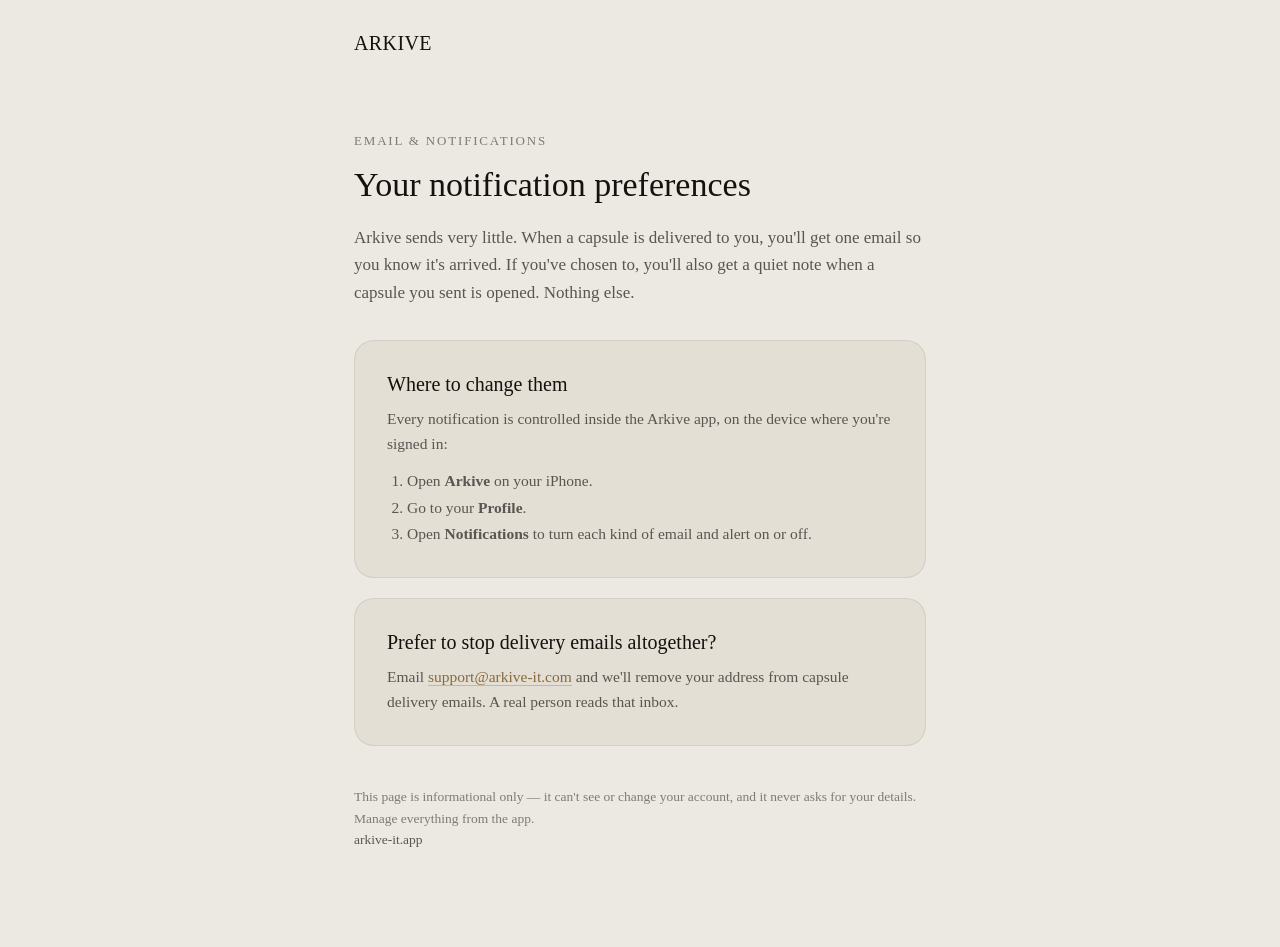
<file: preferences.html>
<!DOCTYPE html>
<html lang="en">
<head>
  <meta charset="UTF-8">
  <meta name="viewport" content="width=device-width, initial-scale=1.0">
  <meta name="robots" content="noindex">
  <title>Arkive — Notification preferences</title>
  <link rel="stylesheet" href="./assets/tokens.css?v=ws9">
  <style>
    /* B6 #285 — a STATIC, read-only page. No session, no form, no ?email=
       handling, no write surface, no IDOR. It replaces the /preferences 404
       that every capsule email linked to, and explains where the real toggles
       live (the iOS app). Deliberately auth-free so a signed-out recipient
       who taps the email footer sees guidance, not a sign-in wall. */
    body { min-height: 100vh; }
    .prefs-main {
      max-width: 620px;
      margin: 0 auto;
      padding: 72px 24px 96px;
    }
    .prefs-eyebrow {
      font-size: 13px;
      letter-spacing: 0.14em;
      text-transform: uppercase;
      color: var(--ink-mute, #807A70);
      margin-bottom: 14px;
    }
    .prefs-main h1 {
      font-family: Georgia, 'Times New Roman', serif;
      font-weight: 500;
      font-size: 34px;
      line-height: 1.15;
      color: var(--ink, #14110E);
      margin: 0 0 20px;
    }
    .prefs-lede {
      font-size: 17px;
      line-height: 1.6;
      color: var(--ink-soft, #595652);
      margin: 0 0 8px;
    }
    .prefs-card {
      margin-top: 34px;
      padding: 30px 32px;
      background: var(--card, #E3DFD4);
      border: 1px solid var(--border-soft, rgba(20,17,14,0.08));
      border-radius: 20px;
    }
    .prefs-card h2 {
      font-family: Georgia, 'Times New Roman', serif;
      font-weight: 500;
      font-size: 20px;
      color: var(--ink, #14110E);
      margin: 0 0 10px;
    }
    .prefs-card + .prefs-card { margin-top: 20px; }
    .prefs-card p {
      font-size: 15.5px;
      line-height: 1.6;
      color: var(--ink-soft, #595652);
      margin: 0;
    }
    .prefs-steps {
      margin: 12px 0 0;
      padding-left: 20px;
      color: var(--ink-soft, #595652);
      font-size: 15.5px;
      line-height: 1.7;
    }
    .prefs-mail {
      color: var(--accent, #8A6A3C);
      font-weight: 500;
      text-decoration: none;
      border-bottom: 1px solid rgba(138,106,60,0.35);
    }
    .prefs-foot {
      margin-top: 40px;
      font-size: 13.5px;
      color: var(--ink-mute, #807A70);
      line-height: 1.6;
    }
    .prefs-foot a { color: var(--ink-soft, #595652); }
    .wordmark {
      font-family: Georgia, 'Times New Roman', serif;
      font-size: 20px;
      color: var(--ink, #14110E);
      text-decoration: none;
      letter-spacing: 0.02em;
    }
    .prefs-topbar {
      max-width: 620px;
      margin: 0 auto;
      padding: 28px 24px 0;
    }
  </style>
</head>
<body>
  <div class="prefs-topbar">
    <a class="wordmark" href="https://arkive-it.app">Arkive</a>
  </div>

  <main class="prefs-main">
    <p class="prefs-eyebrow">Email &amp; notifications</p>
    <h1>Your notification preferences</h1>
    <p class="prefs-lede">Arkive sends very little. When a capsule is delivered to you,
      you'll get one email so you know it's arrived. If you've chosen to, you'll also get
      a quiet note when a capsule you sent is opened. Nothing else.</p>

    <div class="prefs-card">
      <h2>Where to change them</h2>
      <p>Every notification is controlled inside the Arkive app, on the device where you're
        signed in:</p>
      <ol class="prefs-steps">
        <li>Open <strong>Arkive</strong> on your iPhone.</li>
        <li>Go to your <strong>Profile</strong>.</li>
        <li>Open <strong>Notifications</strong> to turn each kind of email and alert on or off.</li>
      </ol>
    </div>

    <div class="prefs-card">
      <h2>Prefer to stop delivery emails altogether?</h2>
      <p>Email <a class="prefs-mail" href="mailto:support@arkive-it.com?subject=Unsubscribe">support@arkive-it.com</a>
        and we'll remove your address from capsule delivery emails. A real person reads that inbox.</p>
    </div>

    <p class="prefs-foot">
      This page is informational only — it can't see or change your account, and it never asks
      for your details. Manage everything from the app.<br>
      <a href="https://arkive-it.app">arkive-it.app</a>
    </p>
  </main>
</body>
</html>
</file>
<file: assets/tokens.css>
/* ============================================================
   ARKIVE Web Companion — design tokens + base primitives
   Palette: Liza palette, Decision #204 (matches the shipped app,
   TestFlight 110/111 — the cohesion bar).
   Rules: ALL text is serif. Antique Bronze is an accent (≤5% of
   any screen): micro-labels, underlines, fine rules — never large
   surfaces, never buttons.
   ============================================================ */

:root {
  /* —— Decision #204 palette, verbatim —— */
  --paper:    #ECE9E2;  /* app background */
  --card:     #E3DFD4;  /* card surface */
  --ink:      #14110E;  /* primary text, primary buttons */
  --ink-soft: #595652;  /* secondary text */
  --ink-mute: #807A70;  /* timestamps, hints, placeholders */
  --bronze:   #8A6A3C;  /* antique bronze — accents only */
  --border-strong: rgba(20, 17, 14, 0.16);
  --border-soft:   rgba(20, 17, 14, 0.08);

  /* destructive is not part of #204 — carried from the shipped
     app's palette (arkiveDestructive #AA3C37) for error states */
  --destructive: #AA3C37;

  /* field surface: shipped-app pattern (white 0.75 on warm paper) */
  --field-bg: rgba(255, 255, 255, 0.75);

  /* letter paper surface (#FFFAF0) — letter cards + the reveal message */
  --letter-paper: #FFFAF0;

  /* —— type —— */
  /* ui-serif resolves to New York on Apple platforms — closest
     web match to the app's .design(.serif) */
  --font-serif: ui-serif, "Iowan Old Style", "Palatino Linotype",
                Palatino, Georgia, "Times New Roman", serif;

  /* —— radii (shipped-app patterns) —— */
  --radius-card: 20px;
  --radius-field: 14px;
  --radius-button: 12px;
}

/* ---------- base ---------- */

* { box-sizing: border-box; }

/* author display rules (e.g. flex cards) must never defeat [hidden] */
[hidden] { display: none !important; }

html, body {
  margin: 0;
  padding: 0;
}

body {
  background: var(--paper);
  color: var(--ink);
  font-family: var(--font-serif);
  font-size: 16px;
  line-height: 1.55;
  -webkit-font-smoothing: antialiased;
  min-height: 100vh;
}

h1, h2, h3 {
  font-family: var(--font-serif);
  font-weight: 500;
  margin: 0;
}

/* step-title scale, per the app's 32pt medium serif */
h1 { font-size: 32px; line-height: 1.2; }
h2 { font-size: 22px; line-height: 1.3; }

p { margin: 0; }

a {
  color: var(--ink);
  text-decoration: none;
}

/* ---------- focus visibility (keyboard nav) ---------- */

a:focus-visible, button:focus-visible, .tab:focus-visible,
input[type="radio"]:focus-visible, input[type="file"]:focus-visible {
  outline: 2px solid var(--ink);
  outline-offset: 2px;
  border-radius: 4px;
}

/* ---------- shared chrome bits ---------- */

.back-link {
  font-size: 14px;
  color: var(--ink-soft);
}
.back-link:hover { color: var(--ink); }

.page-head-row {
  display: flex;
  align-items: center;
  justify-content: space-between;
  gap: 20px;
}

/* inline accent link (bronze, underlined) */
.link-accent {
  color: var(--bronze);
  text-decoration: underline;
  text-underline-offset: 2px;
}
.link-accent:hover { color: var(--ink); }

/* auth-flow secondary line (sign-in/up/reset toggles) */
.login-toggle {
  margin-top: 18px;
  text-align: center;
  font-size: 14px;
  color: var(--ink-soft);
}

/* ---------- micro-label (bronze, letterspaced caps) ---------- */

.micro-label {
  font-size: 11px;
  letter-spacing: 0.28em;
  text-transform: uppercase;
  color: var(--bronze);
}

/* ---------- wordmark ---------- */

.wordmark {
  font-size: 15px;
  letter-spacing: 0.42em;
  text-transform: uppercase;
  color: var(--bronze);
  font-weight: 400;
}

/* ---------- cards ---------- */

.card {
  background: var(--card);
  border: 1px solid var(--border-soft);
  border-radius: var(--radius-card);
}

/* ---------- buttons ---------- */

.btn {
  font-family: var(--font-serif);
  font-size: 16px;
  border-radius: var(--radius-button);
  padding: 13px 26px;
  cursor: pointer;
  transition: opacity 120ms ease, background-color 120ms ease;
}

.btn-primary {
  background: var(--ink);
  color: var(--paper);
  border: 1px solid var(--ink);
}

.btn-primary:hover { background: #2a2620; }

.btn-primary:disabled {
  opacity: 0.45;
  cursor: default;
}

.btn-quiet {
  background: transparent;
  color: var(--ink);
  border: 1px solid var(--border-strong);
}

.btn-quiet:hover { background: rgba(20, 17, 14, 0.04); }

/* ---------- form fields ---------- */

.field-label {
  display: block;
  font-size: 13px;
  color: var(--ink-soft);
  margin: 0 0 6px 2px;
}

.field {
  width: 100%;
  font-family: var(--font-serif);
  font-size: 16px;
  color: var(--ink);
  background: var(--field-bg);
  border: 1px solid var(--border-strong);
  border-radius: var(--radius-field);
  padding: 12px 14px;
  outline: none;
}

.field::placeholder { color: var(--ink-mute); }

.field:focus { border-color: var(--ink); }

/* ---------- error text ---------- */

.error-text {
  color: var(--destructive);
  font-size: 14px;
  min-height: 1.4em;
}

/* ---------- signed-in shell ---------- */

.shell-header {
  display: flex;
  align-items: center;
  justify-content: space-between;
  gap: 24px;
  padding: 22px 36px;
  border-bottom: 1px solid var(--border-soft);
}

.shell-nav {
  display: flex;
  align-items: center;
  gap: 28px;
}

.shell-nav a {
  font-size: 16px;
  color: var(--ink-soft);
  padding-bottom: 2px;
}

.shell-nav a:hover { color: var(--ink); }

.shell-nav a[aria-current="page"] {
  color: var(--ink);
  border-bottom: 2px solid var(--bronze);
}

.shell-account {
  display: flex;
  align-items: center;
  gap: 16px;
  font-size: 14px;
  color: var(--ink-mute);
}

.shell-main {
  max-width: 1040px;
  margin: 0 auto;
  padding: 48px 36px 96px;
}

/* ---------- tabs ---------- */

.tabs {
  display: flex;
  gap: 26px;
  border-bottom: 1px solid var(--border-soft);
  margin-top: 28px;
}

.tab {
  font-family: var(--font-serif);
  font-size: 17px;
  background: none;
  border: none;
  border-bottom: 2px solid transparent;
  color: var(--ink-mute);
  padding: 8px 2px 10px;
  cursor: pointer;
}

.tab:hover { color: var(--ink-soft); }

.tab[aria-selected="true"] {
  color: var(--ink);
  border-bottom-color: var(--bronze);
}

/* ---------- empty states ---------- */

.empty-state {
  text-align: center;
  padding: 96px 24px;
}

.empty-state .empty-title {
  font-size: 20px;
  color: var(--ink-soft);
}

.empty-state .empty-hint {
  font-size: 14px;
  color: var(--ink-mute);
  margin-top: 10px;
}

/* ---------- capsule item renderers (capsule.html + open.html) ---------- */

.item-figure { margin: 0; }
.item-media-frame {
  border-radius: 14px; overflow: hidden;
  border: 1px solid var(--border-soft);
  background: rgba(20, 17, 14, 0.05);
}
.item-media-frame img, .item-media-frame video {
  width: 100%; display: block; max-height: 78vh; object-fit: contain;
  background: rgba(20, 17, 14, 0.04);
}
.item-caption-line { font-size: 15px; color: var(--ink); margin-top: 10px; }
.item-side-thought { font-size: 14px; color: var(--ink-soft); font-style: italic; margin-top: 4px; }
.item-date { font-size: 12.5px; color: var(--ink-mute); margin-top: 4px; }

.letter-card {
  background: var(--letter-paper); /* shipped-app letter treatment */
  border: 1px solid var(--border-soft);
  border-radius: var(--radius-card);
  padding: 34px 38px;
}
.letter-card .micro-label { display: block; margin-bottom: 14px; }
.letter-title { font-size: 20px; margin-bottom: 14px; }
.letter-body {
  font-size: 16.5px; line-height: 1.85; color: var(--ink);
  white-space: pre-wrap; overflow-wrap: break-word;
}

.plain-card { padding: 22px 26px; }
.audio-card audio { width: 100%; margin-top: 12px; }
.placeholder-card { text-align: center; padding: 34px 26px; }
.placeholder-card .empty-title { font-size: 17px; color: var(--ink-soft); }

/* ---------- ceremony reveal ---------- */

.reveal-item {
  opacity: 0;
  transform: translateY(14px);
  animation: arkive-reveal 640ms ease forwards;
}

@keyframes arkive-reveal {
  to { opacity: 1; transform: translateY(0); }
}

@media (prefers-reduced-motion: reduce) {
  .reveal-item { opacity: 1; transform: none; animation: none; }
}

/* ---------- motion ---------- */

@media (prefers-reduced-motion: reduce) {
  *, *::before, *::after {
    transition-duration: 0.01ms !important;
    animation-duration: 0.01ms !important;
    animation-iteration-count: 1 !important;
  }
}
</file>
